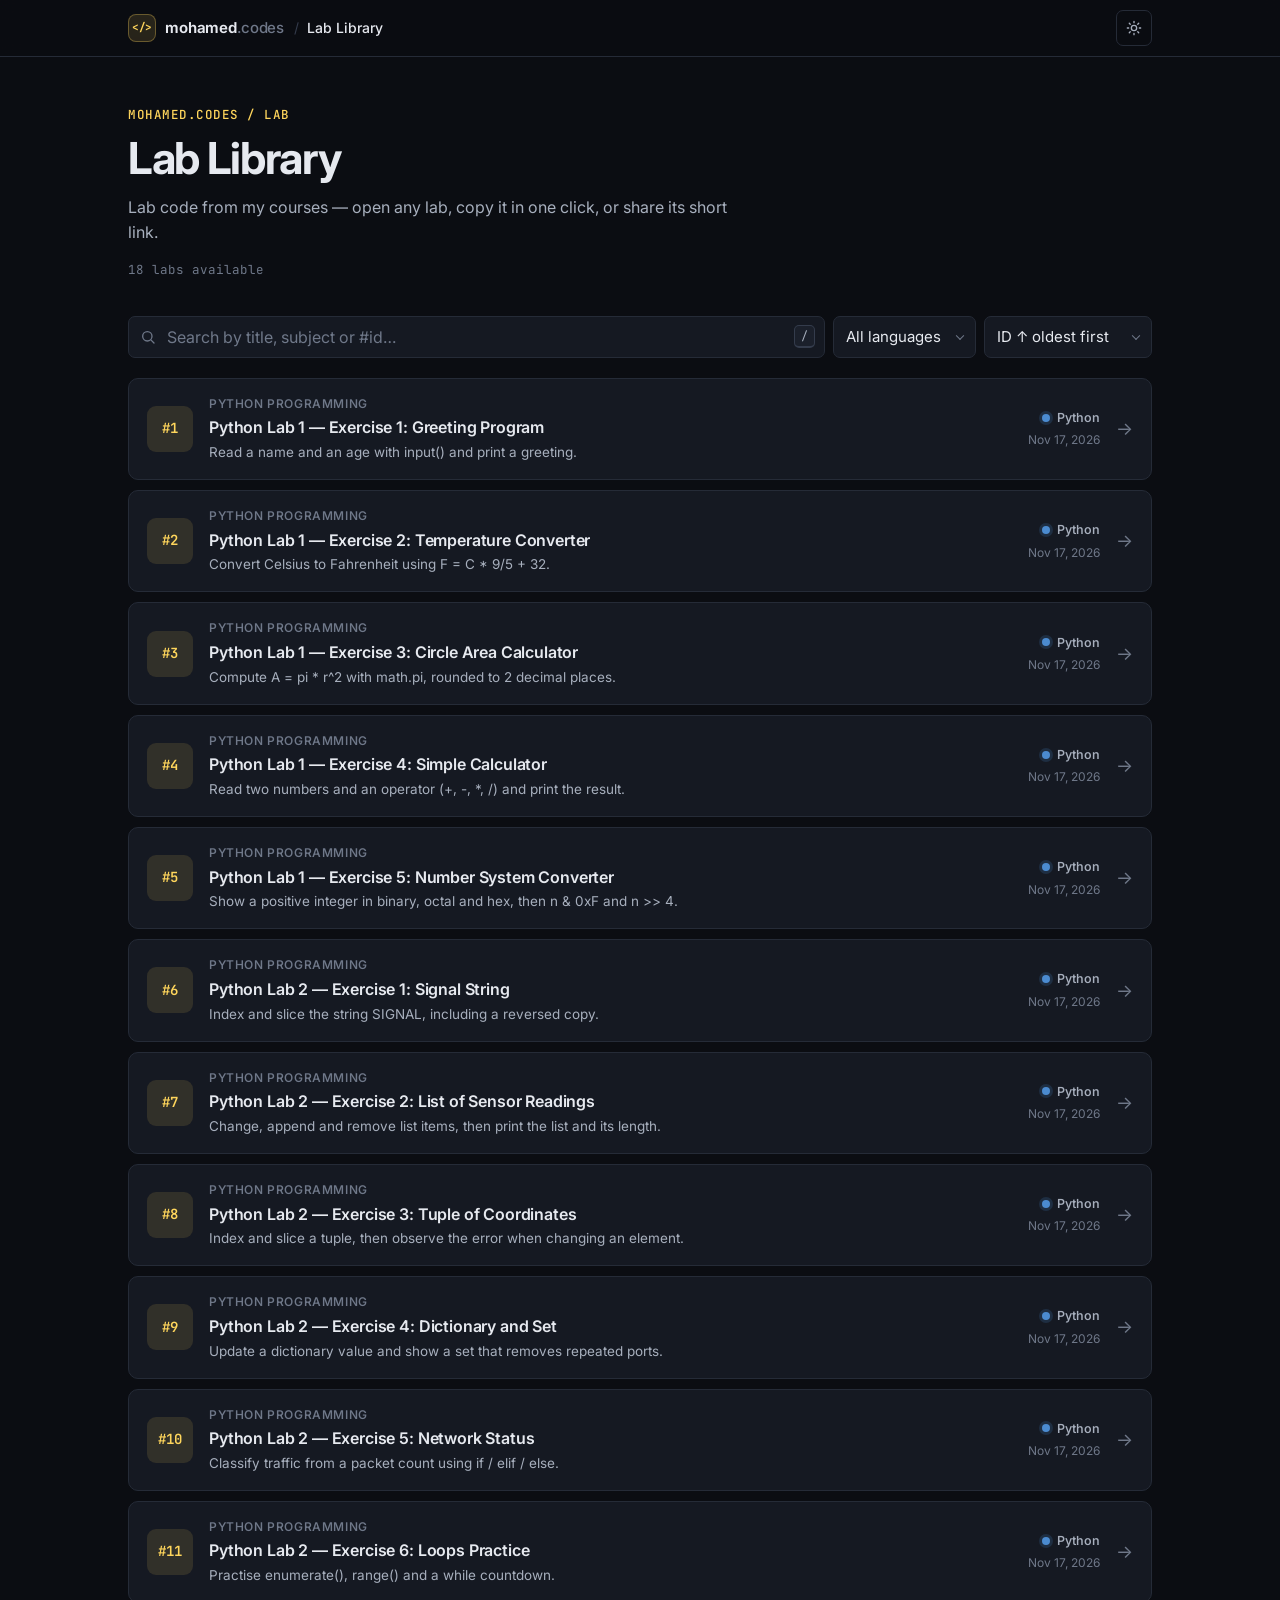
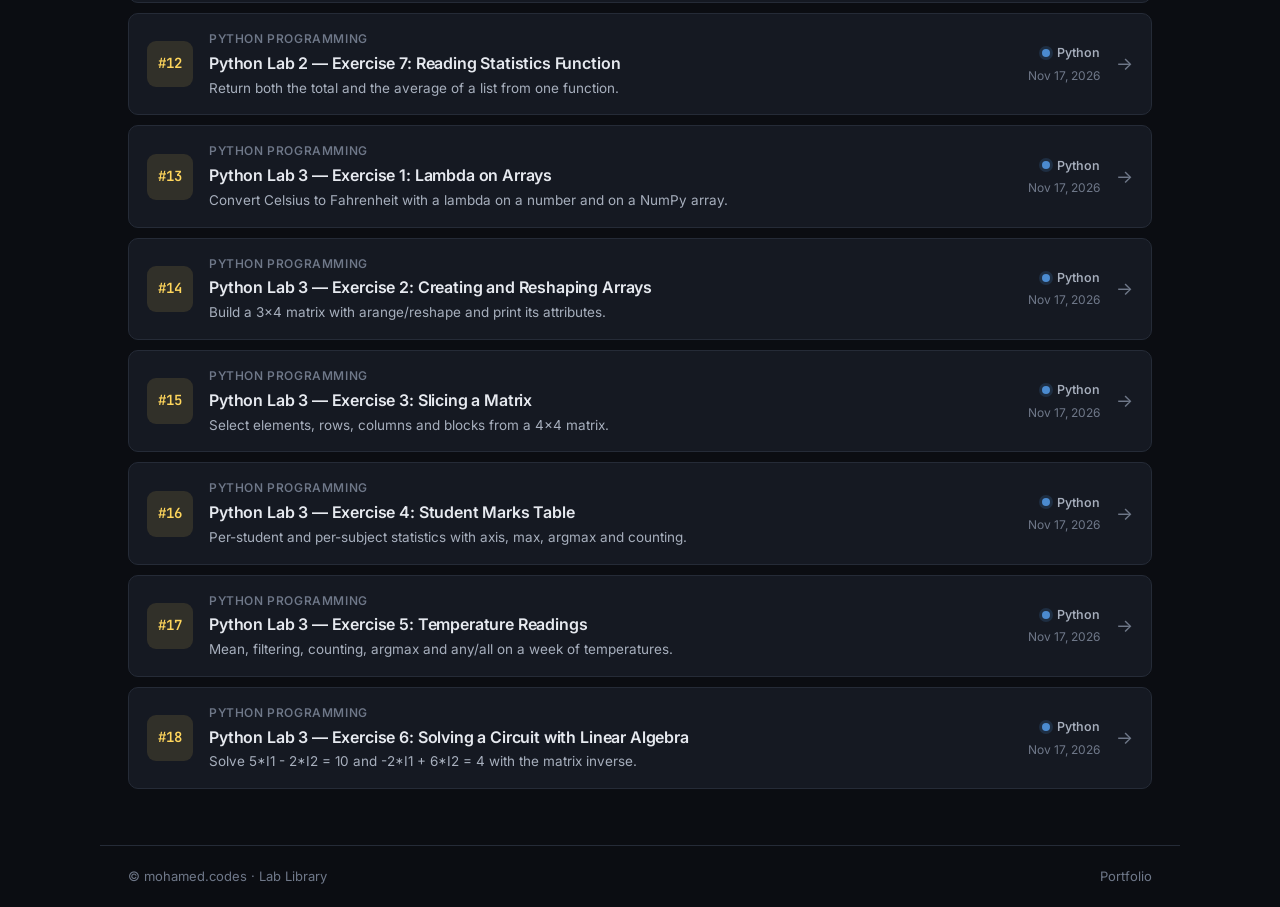
<file: lab/index.html>
<!DOCTYPE html>
<html lang="en" data-theme="dark">
<head>
  <meta charset="UTF-8">
  <meta name="viewport" content="width=device-width, initial-scale=1.0, viewport-fit=cover">
  <title>Lab Library · mohamed.codes</title>
  <meta name="description" content="A library of lab code — Python, MATLAB, C/C++, Java, Assembly and more — syntax-highlighted and ready to copy.">
  <meta name="color-scheme" content="dark light">
  <meta name="theme-color" content="#0b0d12">
  <meta property="og:type" content="website">
  <meta property="og:title" content="Lab Library · mohamed.codes">
  <meta property="og:description" content="Syntax-highlighted lab code, ready to copy.">
  <meta name="twitter:card" content="summary">
  <link rel="icon" href="/assets/images/my-avatar.png" type="image/png">

  <script>
    try { if (localStorage.getItem('lab-theme') === 'light') document.documentElement.setAttribute('data-theme', 'light'); } catch (e) {}
  </script>

  <link rel="preconnect" href="https://fonts.googleapis.com">
  <link rel="preconnect" href="https://fonts.gstatic.com" crossorigin>
  <link rel="stylesheet" href="https://fonts.googleapis.com/css2?family=Inter:wght@400;500;600;700&family=JetBrains+Mono:wght@400;500;600&display=swap">
  <link rel="stylesheet" href="/assets/lab/css/lab.css">
</head>

<body class="lab-app">
  <a class="skip-link" href="#main">Skip to content</a>

  <header class="topbar">
    <div class="topbar-inner">
      <a class="wordmark" href="/" aria-label="mohamed.codes — back to portfolio">
        <span class="wordmark-mark" aria-hidden="true">&lt;/&gt;</span>
        <span class="wordmark-text">mohamed<span class="wordmark-dot">.codes</span></span>
      </a>
      <nav class="crumbs" aria-label="Breadcrumb">
        <span class="crumb-sep" aria-hidden="true">/</span>
        <span class="crumb crumb-current" aria-current="page">Lab Library</span>
      </nav>
      <div class="topbar-actions">
        <button class="icon-btn" type="button" data-theme-toggle aria-label="Toggle light / dark theme" title="Toggle theme">
          <svg class="i-sun" viewBox="0 0 24 24" aria-hidden="true"><circle cx="12" cy="12" r="4"/><path d="M12 2v2M12 20v2M4.93 4.93l1.41 1.41M17.66 17.66l1.41 1.41M2 12h2M20 12h2M6.34 17.66l-1.41 1.41M19.07 4.93l-1.41 1.41"/></svg>
          <svg class="i-moon" viewBox="0 0 24 24" aria-hidden="true"><path d="M21 12.79A9 9 0 1 1 11.21 3 7 7 0 0 0 21 12.79z"/></svg>
        </button>
      </div>
    </div>
  </header>

  <main id="main" class="page">
    <header class="lib-head">
      <p class="eyebrow">mohamed.codes / lab</p>
      <h1 class="lib-title">Lab Library</h1>
      <p class="lib-sub">Lab code from my courses — open any lab, copy it in one click, or share its short link.</p>
      <p class="lib-count mono" id="lib-count" aria-live="polite">Loading…</p>
    </header>

    <div class="toolbar" role="search">
      <label class="search">
        <svg viewBox="0 0 24 24" aria-hidden="true"><circle cx="11" cy="11" r="7"/><path d="m21 21-4.3-4.3"/></svg>
        <span class="visually-hidden">Search labs</span>
        <input id="lib-search" type="search" placeholder="Search by title, subject or #id…" autocomplete="off" spellcheck="false" enterkeyhint="search">
        <kbd class="search-kbd" aria-hidden="true">/</kbd>
      </label>
      <label class="select">
        <span class="visually-hidden">Filter by language</span>
        <select id="lib-lang">
          <option value="">All languages</option>
        </select>
      </label>
      <label class="select">
        <span class="visually-hidden">Sort order</span>
        <select id="lib-sort">
          <option value="asc">ID ↑ oldest first</option>
          <option value="desc">ID ↓ newest first</option>
        </select>
      </label>
    </div>

    <div id="lib-list" class="lib-list" aria-busy="true">
      <div class="skeleton skeleton-card"></div>
      <div class="skeleton skeleton-card"></div>
      <div class="skeleton skeleton-card"></div>
    </div>

    <section id="lib-state" class="state state-inline" hidden>
      <p class="state-code mono" id="lib-state-code"></p>
      <h2 class="state-title" id="lib-state-title"></h2>
      <p class="state-text" id="lib-state-text"></p>
      <div class="state-actions" id="lib-state-actions"></div>
    </section>
  </main>

  <footer class="footer">
    <span>© <a href="/">mohamed.codes</a> · Lab Library</span>
    <a href="/">Portfolio</a>
  </footer>

  <script src="/assets/lab/js/lab-core.js"></script>
  <script src="/assets/lab/js/library.js"></script>
</body>
</html>
</file>
<file: assets/lab/css/lab.css>
/*-----------------------------------*\
  Lab Library — mohamed.codes
  Standalone stylesheet (does not touch the portfolio's style.css)
\*-----------------------------------*/

/* ---------- Tokens ---------- */
:root,
:root[data-theme="dark"] {
  --bg: #0b0d12;
  --bg-elev: #11141b;
  --surface: #151922;
  --surface-2: #1b202b;
  --code-bg: #0e1117;
  --gutter-bg: #0e1117;
  --border: #252b37;
  --border-strong: #343c4c;
  --text: #e6e9ef;
  --text-2: #a7afbd;
  --text-3: #6f7889;
  --accent: hsl(45, 100%, 68%);        /* portfolio amber */
  --accent-ink: #1a1408;
  --accent-soft: hsla(45, 100%, 68%, 0.12);
  --success: #3fb950;
  --danger: #f85149;
  --focus: hsla(45, 100%, 68%, 0.55);
  --shadow: 0 1px 0 rgba(255, 255, 255, 0.03) inset, 0 12px 32px -12px rgba(0, 0, 0, 0.6);
  --selection: hsla(210, 90%, 60%, 0.32);

  /* syntax — tuned after VS Code Dark+ / GitHub Dark */
  --tk-comment: #6a9955;
  --tk-keyword: #c586c0;
  --tk-control: #c586c0;
  --tk-string: #ce9178;
  --tk-number: #b5cea8;
  --tk-function: #dcdcaa;
  --tk-class: #4ec9b0;
  --tk-builtin: #4fc1ff;
  --tk-variable: #9cdcfe;
  --tk-operator: #d4d4d4;
  --tk-punct: #8b949e;
  --tk-tag: #569cd6;
  --tk-attr: #9cdcfe;
  --tk-regex: #d16969;
  --tk-important: #569cd6;

  color-scheme: dark;
}

:root[data-theme="light"] {
  --bg: #f7f8fa;
  --bg-elev: #ffffff;
  --surface: #ffffff;
  --surface-2: #f1f3f6;
  --code-bg: #fbfbfc;
  --gutter-bg: #f4f5f7;
  --border: #e2e5ea;
  --border-strong: #cfd4dc;
  --text: #1b1f27;
  --text-2: #4f5867;
  --text-3: #858d9b;
  --accent: hsl(38, 92%, 44%);
  --accent-ink: #ffffff;
  --accent-soft: hsla(38, 92%, 44%, 0.1);
  --success: #1a7f37;
  --danger: #cf222e;
  --focus: hsla(38, 92%, 44%, 0.45);
  --shadow: 0 1px 2px rgba(16, 24, 40, 0.04), 0 8px 24px -12px rgba(16, 24, 40, 0.12);
  --selection: hsla(210, 90%, 55%, 0.2);

  --tk-comment: #6a737d;
  --tk-keyword: #cf222e;
  --tk-control: #cf222e;
  --tk-string: #0a3069;
  --tk-number: #0550ae;
  --tk-function: #8250df;
  --tk-class: #953800;
  --tk-builtin: #0550ae;
  --tk-variable: #24292f;
  --tk-operator: #24292f;
  --tk-punct: #57606a;
  --tk-tag: #116329;
  --tk-attr: #0550ae;
  --tk-regex: #116329;
  --tk-important: #cf222e;

  color-scheme: light;
}

:root {
  --font-sans: "Inter", ui-sans-serif, system-ui, -apple-system, "Segoe UI", Roboto, "Noto Sans Arabic", "Segoe UI Arabic", sans-serif;
  --font-mono: "JetBrains Mono", ui-monospace, "SF Mono", "Cascadia Code", Menlo, Consolas, "Liberation Mono", "Courier New", monospace;
  --radius: 10px;
  --radius-sm: 7px;
  --page-max: 1080px;
  --gutter: 16px;
  --ease: cubic-bezier(0.2, 0.7, 0.2, 1);
  --code-size: 13.5px;
  --code-line: 1.65;
}

@media (min-width: 640px) {
  :root { --gutter: 28px; --code-size: 14px; }
}

/* ---------- Base ---------- */
*, *::before, *::after { box-sizing: border-box; }

html {
  -webkit-text-size-adjust: 100%;
  text-size-adjust: 100%;
}

body.lab-app {
  margin: 0;
  min-height: 100vh;
  min-height: 100dvh;
  display: flex;
  flex-direction: column;
  background: var(--bg);
  color: var(--text);
  font-family: var(--font-sans);
  font-size: 15px;
  line-height: 1.55;
  -webkit-font-smoothing: antialiased;
  -moz-osx-font-smoothing: grayscale;
  transition: background-color 0.2s var(--ease), color 0.2s var(--ease);
}

body.has-modal { overflow: hidden; }

::selection { background: var(--selection); }

a { color: inherit; text-decoration: none; }

.mono { font-family: var(--font-mono); font-feature-settings: "calt" 0; }

.visually-hidden {
  position: absolute !important;
  width: 1px; height: 1px;
  margin: -1px; padding: 0;
  overflow: hidden; clip: rect(0 0 0 0);
  white-space: nowrap; border: 0;
}

.skip-link {
  position: absolute; left: 12px; top: -48px; z-index: 100;
  padding: 8px 14px; border-radius: var(--radius-sm);
  background: var(--accent); color: var(--accent-ink); font-weight: 600;
}
.skip-link:focus { top: 12px; }

:focus-visible {
  outline: 2px solid var(--focus);
  outline-offset: 2px;
}

[hidden] { display: none !important; }

svg { width: 16px; height: 16px; fill: none; stroke: currentColor; stroke-width: 2; stroke-linecap: round; stroke-linejoin: round; flex: none; }

kbd {
  font-family: var(--font-mono);
  font-size: 0.78em;
  padding: 1px 6px;
  border: 1px solid var(--border-strong);
  border-bottom-width: 2px;
  border-radius: 5px;
  background: var(--surface-2);
  color: var(--text-2);
}

/* ---------- Top bar ---------- */
.topbar {
  position: sticky;
  top: 0;
  z-index: 20;
  background: color-mix(in srgb, var(--bg) 82%, transparent);
  -webkit-backdrop-filter: saturate(160%) blur(12px);
  backdrop-filter: saturate(160%) blur(12px);
  border-bottom: 1px solid var(--border);
  padding-top: env(safe-area-inset-top);
}
@supports not (background: color-mix(in srgb, red, blue)) {
  .topbar { background: var(--bg); }
}

.topbar-inner {
  max-width: var(--page-max);
  margin: 0 auto;
  height: 56px;
  padding: 0 var(--gutter);
  display: flex;
  align-items: center;
  gap: 10px;
  min-width: 0;
}

.wordmark {
  display: inline-flex;
  align-items: center;
  gap: 9px;
  font-weight: 650;
  letter-spacing: -0.01em;
  flex: none;
}
.wordmark-mark {
  display: inline-grid;
  place-items: center;
  width: 28px; height: 28px;
  border-radius: 8px;
  background: var(--accent-soft);
  color: var(--accent);
  font-family: var(--font-mono);
  font-size: 11px;
  font-weight: 700;
  border: 1px solid color-mix(in srgb, var(--accent) 30%, transparent);
}
.wordmark-dot { color: var(--text-3); font-weight: 500; }
.wordmark:hover .wordmark-dot { color: var(--accent); }

.crumbs {
  display: flex;
  align-items: center;
  gap: 8px;
  min-width: 0;
  color: var(--text-2);
  font-size: 14px;
}
.crumb { white-space: nowrap; }
a.crumb:hover { color: var(--text); }
.crumb-current { color: var(--text); font-weight: 500; overflow: hidden; text-overflow: ellipsis; }
#crumb-id { font-family: var(--font-mono); font-size: 13px; }
.crumb-sep { color: var(--border-strong); }

.topbar-actions { margin-left: auto; display: flex; align-items: center; gap: 8px; flex: none; }

@media (max-width: 479px) {
  .wordmark-text { display: none; }
  .crumbs > .crumb-sep:first-child { display: none; }
}

/* ---------- Buttons ---------- */
.btn {
  -webkit-appearance: none;
  appearance: none;
  display: inline-flex;
  align-items: center;
  justify-content: center;
  gap: 8px;
  height: 38px;
  padding: 0 14px;
  border-radius: var(--radius-sm);
  border: 1px solid var(--border);
  background: var(--surface);
  color: var(--text);
  font: inherit;
  font-size: 14px;
  font-weight: 550;
  line-height: 1;
  cursor: pointer;
  white-space: nowrap;
  touch-action: manipulation;
  -webkit-tap-highlight-color: transparent;
  transition: background-color 0.15s var(--ease), border-color 0.15s var(--ease), color 0.15s var(--ease), transform 0.08s var(--ease);
}
.btn:hover { background: var(--surface-2); border-color: var(--border-strong); }
.btn:active { transform: translateY(1px); }

.btn-primary {
  background: var(--accent);
  border-color: transparent;
  color: var(--accent-ink);
  font-weight: 650;
}
.btn-primary:hover { background: color-mix(in srgb, var(--accent) 88%, white); border-color: transparent; }

.btn[data-state="success"] { color: var(--success); border-color: color-mix(in srgb, var(--success) 45%, transparent); }
.btn-primary[data-state="success"] { background: var(--success); color: #fff; }
.btn[data-state="error"] { color: var(--danger); border-color: color-mix(in srgb, var(--danger) 45%, transparent); }
.btn-primary[data-state="error"] { background: var(--danger); color: #fff; }

.i-check { display: none; }
[data-state="success"] .i-check { display: block; }
[data-state="success"] .i-copy { display: none; }

.icon-btn {
  -webkit-appearance: none;
  appearance: none;
  display: inline-grid;
  place-items: center;
  width: 36px; height: 36px;
  border-radius: var(--radius-sm);
  border: 1px solid var(--border);
  background: transparent;
  color: var(--text-2);
  cursor: pointer;
  touch-action: manipulation;
  -webkit-tap-highlight-color: transparent;
  transition: background-color 0.15s var(--ease), color 0.15s var(--ease);
}
.icon-btn:hover { background: var(--surface-2); color: var(--text); }
.icon-btn-sm { width: 30px; height: 30px; border-color: transparent; }
.icon-btn[data-state="success"] { color: var(--success); }

:root[data-theme="dark"] .i-moon, :root:not([data-theme]) .i-moon { display: none; }
:root[data-theme="light"] .i-sun { display: none; }

/* ---------- Badges ---------- */
.lang-badge,
.lang-dot {
  --lang: var(--text-3);
  display: inline-flex;
  align-items: center;
  gap: 7px;
  font-size: 12.5px;
  font-weight: 550;
  white-space: nowrap;
}
.lang-badge {
  padding: 4px 10px;
  border-radius: 999px;
  border: 1px solid var(--border);
  background: var(--surface);
  color: var(--text-2);
}
.lang-badge::before,
.lang-dot::before {
  content: "";
  width: 8px; height: 8px;
  border-radius: 50%;
  background: var(--lang);
  box-shadow: 0 0 0 3px color-mix(in srgb, var(--lang) 18%, transparent);
}
[data-lang="python"]     { --lang: #3572a5; }
[data-lang="matlab"]     { --lang: #e16737; }
[data-lang="c"]          { --lang: #8a96a8; }
[data-lang="cpp"]        { --lang: #f34b7d; }
[data-lang="java"]       { --lang: #b07219; }
[data-lang="javascript"] { --lang: #f1e05a; }
[data-lang="html"]       { --lang: #e34c26; }
[data-lang="css"]        { --lang: #663399; }
[data-lang="assembly"]   { --lang: #6e4c13; }
[data-lang="sql"]        { --lang: #e38c00; }
[data-lang="json"]       { --lang: #40a070; }
:root[data-theme="dark"] [data-lang="python"]   { --lang: #4b8bd0; }
:root[data-theme="dark"] [data-lang="css"]      { --lang: #9b6bd6; }
:root[data-theme="dark"] [data-lang="assembly"] { --lang: #b8894a; }

/* ---------- Page ---------- */
.page {
  flex: 1;
  width: 100%;
  max-width: var(--page-max);
  margin: 0 auto;
  padding: 32px var(--gutter) 56px;
  min-width: 0;
}
@media (min-width: 768px) { .page { padding-top: 48px; } }

.view { animation: fade-in 0.25s var(--ease) both; }
@keyframes fade-in { from { opacity: 0; transform: translateY(4px); } to { opacity: 1; transform: none; } }

.eyebrow {
  margin: 0 0 10px;
  color: var(--accent);
  font-family: var(--font-mono);
  font-size: 12.5px;
  font-weight: 500;
  letter-spacing: 0.04em;
  text-transform: uppercase;
}

/* ---------- Lab header ---------- */
.lab-head { margin-bottom: 24px; }
.lab-title {
  margin: 0;
  font-size: clamp(26px, 4.2vw, 38px);
  line-height: 1.15;
  font-weight: 700;
  letter-spacing: -0.025em;
  overflow-wrap: anywhere;
}
.lab-desc {
  margin: 12px 0 0;
  max-width: 68ch;
  color: var(--text-2);
  font-size: 16px;
}

.meta {
  display: flex;
  flex-wrap: wrap;
  gap: 8px 28px;
  margin: 22px 0 0;
  padding: 14px 0;
  border-top: 1px solid var(--border);
  border-bottom: 1px solid var(--border);
}
.meta-item { display: flex; flex-direction: column; gap: 2px; min-width: 0; }
.meta dt {
  color: var(--text-3);
  font-size: 11.5px;
  font-weight: 500;
  text-transform: uppercase;
  letter-spacing: 0.06em;
}
.meta dd { margin: 0; font-size: 14px; color: var(--text); }

.actions {
  display: flex;
  flex-wrap: wrap;
  gap: 8px;
  margin-top: 20px;
}
.actions .btn-primary { min-width: 140px; }
@media (max-width: 479px) {
  .actions { display: grid; grid-template-columns: 1fr 1fr; }
  .actions .btn-primary { grid-column: 1 / -1; height: 44px; font-size: 15px; }
}

/* ---------- Code panel ---------- */
.code-panel {
  border: 1px solid var(--border);
  border-radius: var(--radius);
  background: var(--code-bg);
  box-shadow: var(--shadow);
  overflow: hidden;
}

.code-bar {
  display: flex;
  align-items: center;
  gap: 12px;
  height: 42px;
  padding: 0 6px 0 14px;
  border-bottom: 1px solid var(--border);
  background: var(--surface);
  min-width: 0;
}
.code-dots { display: inline-flex; gap: 6px; flex: none; }
.code-dots i { width: 10px; height: 10px; border-radius: 50%; background: var(--border-strong); }
.code-filename {
  font-size: 12.5px;
  color: var(--text-2);
  overflow: hidden;
  text-overflow: ellipsis;
  white-space: nowrap;
  min-width: 0;
}
.code-lang {
  margin-left: auto;
  font-size: 11.5px;
  color: var(--text-3);
  text-transform: lowercase;
  flex: none;
}

.code-scroll {
  margin: 0;
  padding: 0;
  overflow-x: auto;
  overflow-y: hidden;
  -webkit-overflow-scrolling: touch;
  overscroll-behavior-x: contain;
  background: var(--code-bg);
  outline: none;
}
.code-scroll:focus-visible { box-shadow: inset 0 0 0 2px var(--focus); }

.code-body {
  --gutter-digits: 2;
  --gutter-w: calc(var(--gutter-digits) * 1ch + 32px);
  display: inline-block;      /* shrink-to-fit the longest line ... */
  min-width: 100%;            /* ... but never narrower than the panel */
  font-family: var(--font-mono);
  font-size: var(--code-size);
  line-height: var(--code-line);
  font-variant-ligatures: none;
  font-feature-settings: "calt" 0, "liga" 0;
  color: var(--text);
  tab-size: 4;
  -moz-tab-size: 4;
  white-space: pre;
  word-break: normal;
  overflow-wrap: normal;
  direction: ltr;
  unicode-bidi: isolate;
  counter-reset: line;
}

.code-body .line {
  display: block;
  padding-right: 24px;
  white-space: pre;
  min-height: calc(var(--code-size) * var(--code-line));
}
.code-body .line::before {
  counter-increment: line;
  content: counter(line);
  position: -webkit-sticky;
  position: sticky;
  left: 0;
  z-index: 1;
  display: inline-block;
  box-sizing: border-box;
  width: var(--gutter-w);
  margin-right: 16px;
  padding: 0 14px 0 8px;
  text-align: right;
  color: var(--text-3);
  background: var(--gutter-bg);
  border-right: 1px solid var(--border);
  -webkit-user-select: none;
  user-select: none;
  opacity: 0.85;
}
.code-body .line:hover { background: color-mix(in srgb, var(--text) 4%, transparent); }
.code-body .line:hover::before { color: var(--text-2); }
/* top / bottom breathing room that keeps the gutter column continuous */
.code-body::before,
.code-body::after {
  content: "";
  position: -webkit-sticky;
  position: sticky;
  left: 0;
  display: block;
  width: var(--gutter-w);
  height: 12px;
  background: var(--gutter-bg);
  border-right: 1px solid var(--border);
}

/* ---------- Syntax tokens (Prism) ---------- */
.token.comment, .token.prolog, .token.doctype, .token.cdata { color: var(--tk-comment); font-style: italic; }
.token.punctuation { color: var(--tk-punct); }
.token.keyword, .token.rule, .token.atrule .token.rule { color: var(--tk-keyword); }
.token.boolean, .token.constant, .token.number, .token.unit { color: var(--tk-number); }
.token.string, .token.char, .token.attr-value, .token.template-string, .token.url { color: var(--tk-string); }
.token.function, .token.function-name, .token.method { color: var(--tk-function); }
.token.class-name, .token.namespace, .token.decorator, .token.annotation { color: var(--tk-class); }
.token.builtin, .token.register, .token.selector { color: var(--tk-builtin); }
.token.variable, .token.parameter, .token.property, .token.symbol { color: var(--tk-variable); }
.token.operator, .token.entity { color: var(--tk-operator); }
.token.tag { color: var(--tk-tag); }
.token.attr-name { color: var(--tk-attr); }
.token.regex { color: var(--tk-regex); }
.token.important { color: var(--tk-important); font-weight: 600; }
.token.directive, .token.label { color: var(--tk-class); }
.token.interpolation { color: var(--text); }
.token.interpolation .token.punctuation { color: var(--tk-keyword); }
.token.string-interpolation > .token.string { color: var(--tk-string); }
.token.bold { font-weight: 700; }
.token.italic { font-style: italic; }

/* ---------- Pager ---------- */
.pager {
  display: grid;
  grid-template-columns: 1fr 1fr;
  gap: 12px;
  margin-top: 24px;
}
.pager-link {
  display: flex;
  flex-direction: column;
  gap: 4px;
  padding: 14px 16px;
  border: 1px solid var(--border);
  border-radius: var(--radius);
  background: var(--surface);
  min-width: 0;
  transition: border-color 0.15s var(--ease), background-color 0.15s var(--ease);
}
.pager-link:hover { border-color: var(--border-strong); background: var(--surface-2); }
.pager-next { grid-column: 2; text-align: right; }
.pager-hint { font-size: 12px; color: var(--text-3); }
.pager-title { font-size: 14px; font-weight: 550; overflow: hidden; text-overflow: ellipsis; white-space: nowrap; }

/* ---------- States (404 / error / empty) ---------- */
.state {
  max-width: 560px;
  margin: 6vh auto 0;
  text-align: center;
}
.state-inline { margin-top: 32px; }
.state-code {
  display: inline-block;
  margin: 0 0 18px;
  padding: 6px 12px;
  border-radius: 8px;
  border: 1px dashed var(--border-strong);
  color: var(--accent);
  font-size: 14px;
  font-weight: 600;
  letter-spacing: 0.08em;
}
.state-code:empty { display: none; }
.state-title { margin: 0; font-size: clamp(22px, 3.4vw, 30px); letter-spacing: -0.02em; line-height: 1.2; }
.state-text { margin: 10px auto 0; color: var(--text-2); max-width: 46ch; overflow-wrap: anywhere; }
.state-actions { display: flex; flex-wrap: wrap; justify-content: center; gap: 10px; margin-top: 24px; }
.state-actions:empty { display: none; }

.nf-suggest {
  list-style: none;
  margin: 36px auto 0;
  padding: 0;
  max-width: 420px;
  text-align: left;
  border: 1px solid var(--border);
  border-radius: var(--radius);
  overflow: hidden;
}
.nf-suggest li + li { border-top: 1px solid var(--border); }
.nf-suggest a { display: flex; gap: 12px; padding: 11px 14px; font-size: 14px; }
.nf-suggest a:hover { background: var(--surface-2); }
.nf-suggest-id { font-family: var(--font-mono); color: var(--text-3); min-width: 3ch; }

/* ---------- Skeleton ---------- */
.skeleton {
  border-radius: 8px;
  background: linear-gradient(90deg, var(--surface) 0%, var(--surface-2) 50%, var(--surface) 100%);
  background-size: 200% 100%;
  animation: shimmer 1.4s linear infinite;
}
.skeleton-eyebrow { width: 140px; height: 14px; margin-bottom: 14px; }
.skeleton-title { width: min(460px, 80%); height: 36px; margin-bottom: 14px; }
.skeleton-text { width: min(620px, 95%); height: 16px; margin-bottom: 32px; }
.skeleton-code { width: 100%; height: 320px; border-radius: var(--radius); }
.skeleton-card { height: 84px; margin-bottom: 10px; border-radius: var(--radius); }
@keyframes shimmer { to { background-position: -200% 0; } }

/* ---------- Library ---------- */
.lib-head { margin-bottom: 26px; }
.lib-title {
  margin: 0;
  font-size: clamp(30px, 5vw, 44px);
  line-height: 1.1;
  letter-spacing: -0.03em;
  font-weight: 700;
}
.lib-sub { margin: 12px 0 0; color: var(--text-2); max-width: 60ch; font-size: 16px; }
.lib-count { margin: 16px 0 0; font-size: 12.5px; color: var(--text-3); }

.toolbar {
  position: sticky;
  top: calc(56px + env(safe-area-inset-top));
  z-index: 10;
  display: flex;
  flex-wrap: wrap;
  gap: 8px;
  padding: 10px 0;
  margin-bottom: 10px;
  background: var(--bg);
}

.search {
  position: relative;
  flex: 1 1 260px;
  display: flex;
  align-items: center;
  min-width: 0;
}
.search > svg { position: absolute; left: 12px; color: var(--text-3); pointer-events: none; }
.search input {
  -webkit-appearance: none;
  appearance: none;
  width: 100%;
  height: 42px;
  padding: 0 40px 0 38px;
  border-radius: var(--radius-sm);
  border: 1px solid var(--border);
  background: var(--surface);
  color: var(--text);
  font: inherit;
  font-size: 16px; /* >=16px prevents iOS zoom-on-focus */
  transition: border-color 0.15s var(--ease), box-shadow 0.15s var(--ease);
}
.search input::placeholder { color: var(--text-3); }
.search input:focus { outline: none; border-color: var(--accent); box-shadow: 0 0 0 3px var(--accent-soft); }
.search input::-webkit-search-cancel-button { -webkit-appearance: none; }
.search-kbd { position: absolute; right: 10px; pointer-events: none; }
.search input:focus ~ .search-kbd, .search input:not(:placeholder-shown) ~ .search-kbd { display: none; }
@media (hover: none) { .search-kbd { display: none; } }

.select { position: relative; flex: 0 1 auto; display: flex; }
.select::after {
  content: "";
  position: absolute;
  right: 13px; top: 50%;
  width: 6px; height: 6px;
  border-right: 1.5px solid var(--text-3);
  border-bottom: 1.5px solid var(--text-3);
  transform: translateY(-70%) rotate(45deg);
  pointer-events: none;
}
.select select {
  -webkit-appearance: none;
  appearance: none;
  height: 42px;
  padding: 0 34px 0 12px;
  border-radius: var(--radius-sm);
  border: 1px solid var(--border);
  background: var(--surface);
  color: var(--text);
  font: inherit;
  font-size: 15px;
  cursor: pointer;
}
.select select:focus { outline: none; border-color: var(--accent); box-shadow: 0 0 0 3px var(--accent-soft); }
@media (max-width: 559px) {
  .search { flex-basis: 100%; }
  .select { flex: 1 1 0; }
  .select select { width: 100%; }
}

.lab-cards { list-style: none; margin: 0; padding: 0; display: grid; gap: 10px; }

.lab-card {
  display: grid;
  grid-template-columns: auto 1fr auto auto;
  align-items: center;
  gap: 16px;
  padding: 16px 18px;
  border: 1px solid var(--border);
  border-radius: var(--radius);
  background: var(--surface);
  transition: border-color 0.15s var(--ease), background-color 0.15s var(--ease), transform 0.15s var(--ease);
}
.lab-card:hover { border-color: var(--border-strong); background: var(--surface-2); }
.lab-card:hover .lab-card-arrow { color: var(--accent); transform: translateX(2px); }
.lab-card-id {
  display: inline-grid;
  place-items: center;
  min-width: 46px;
  height: 46px;
  padding: 0 8px;
  border-radius: 9px;
  background: var(--accent-soft);
  color: var(--accent);
  font-size: 14px;
  font-weight: 600;
}
.lab-card-body { display: flex; flex-direction: column; gap: 2px; min-width: 0; }
.lab-card-subject {
  font-size: 12px;
  color: var(--text-3);
  text-transform: uppercase;
  letter-spacing: 0.05em;
  font-weight: 550;
}
.lab-card-title { font-size: 16px; font-weight: 600; letter-spacing: -0.01em; overflow-wrap: anywhere; }
.lab-card-desc {
  font-size: 13.5px;
  color: var(--text-2);
  overflow: hidden;
  text-overflow: ellipsis;
  white-space: nowrap;
}
.lab-card-side { display: flex; flex-direction: column; align-items: flex-end; gap: 4px; }
.lab-card-side .lang-dot { color: var(--text-2); }
.lab-card-date { font-size: 12px; color: var(--text-3); }
.lab-card-arrow { color: var(--text-3); font-size: 18px; transition: transform 0.15s var(--ease), color 0.15s var(--ease); }

@media (max-width: 559px) {
  .lab-card { grid-template-columns: auto 1fr; gap: 6px 14px; padding: 14px; }
  .lab-card-id { grid-row: span 2; min-width: 42px; height: 42px; }
  .lab-card-side { grid-column: 2; flex-direction: row; align-items: center; gap: 12px; }
  .lab-card-arrow { display: none; }
  .lab-card-desc { white-space: normal; display: -webkit-box; -webkit-line-clamp: 2; -webkit-box-orient: vertical; }
}

/* ---------- Footer ---------- */
.footer {
  display: flex;
  justify-content: space-between;
  gap: 12px;
  width: 100%;
  max-width: var(--page-max);
  margin: 0 auto;
  padding: 20px var(--gutter) calc(20px + env(safe-area-inset-bottom));
  border-top: 1px solid var(--border);
  color: var(--text-3);
  font-size: 13px;
}
.footer a:hover { color: var(--text); }

/* ---------- Toast ---------- */
.toast {
  position: fixed;
  left: 50%;
  bottom: calc(24px + env(safe-area-inset-bottom));
  z-index: 60;
  max-width: calc(100vw - 32px);
  padding: 10px 16px;
  border-radius: 999px;
  border: 1px solid var(--border-strong);
  background: var(--surface-2);
  color: var(--text);
  font-size: 14px;
  font-weight: 500;
  box-shadow: 0 10px 30px -10px rgba(0, 0, 0, 0.5);
  opacity: 0;
  transform: translate(-50%, 12px);
  pointer-events: none;
  transition: opacity 0.2s var(--ease), transform 0.2s var(--ease);
  overflow: hidden;
  text-overflow: ellipsis;
  white-space: nowrap;
}
.toast.is-visible { opacity: 1; transform: translate(-50%, 0); }
.toast[data-type="success"] { border-color: color-mix(in srgb, var(--success) 50%, transparent); }
.toast[data-type="success"]::before { content: "✓  "; color: var(--success); font-weight: 700; }
.toast[data-type="error"] { border-color: color-mix(in srgb, var(--danger) 50%, transparent); white-space: normal; border-radius: 12px; }
.toast[data-type="error"]::before { content: "!  "; color: var(--danger); font-weight: 700; }

/* ---------- Manual copy modal ---------- */
.modal {
  position: fixed;
  inset: 0;
  z-index: 70;
  display: grid;
  place-items: center;
  padding: var(--gutter);
  background: rgba(5, 7, 10, 0.6);
  -webkit-backdrop-filter: blur(4px);
  backdrop-filter: blur(4px);
}
.modal-card {
  width: min(720px, 100%);
  max-height: calc(100dvh - 2 * var(--gutter));
  display: flex;
  flex-direction: column;
  border: 1px solid var(--border-strong);
  border-radius: 14px;
  background: var(--bg-elev);
  box-shadow: 0 24px 60px -20px rgba(0, 0, 0, 0.6);
  overflow: hidden;
}
.modal-head { display: flex; align-items: center; justify-content: space-between; padding: 14px 14px 0 18px; }
.modal-head h2 { margin: 0; font-size: 17px; }
.modal-hint { margin: 6px 18px 12px; color: var(--text-2); font-size: 14px; }
.modal-text {
  flex: 1;
  min-height: 240px;
  margin: 0 18px 18px;
  padding: 12px;
  border-radius: var(--radius-sm);
  border: 1px solid var(--border);
  background: var(--code-bg);
  color: var(--text);
  font-size: 13px;
  line-height: 1.6;
  tab-size: 4;
  white-space: pre;
  overflow: auto;
  resize: none;
  -webkit-user-select: text;
  user-select: text;
}

/* ---------- Motion / print ---------- */
@media (prefers-reduced-motion: reduce) {
  *, *::before, *::after { animation-duration: 0.01ms !important; transition-duration: 0.01ms !important; }
}

@media print {
  .topbar, .actions, .pager, .footer, .code-bar .icon-btn, .toast { display: none !important; }
  body.lab-app { background: #fff; color: #000; }
  .code-panel { box-shadow: none; }
  .code-body, .code-body .line { white-space: pre-wrap; }
}
</file>
